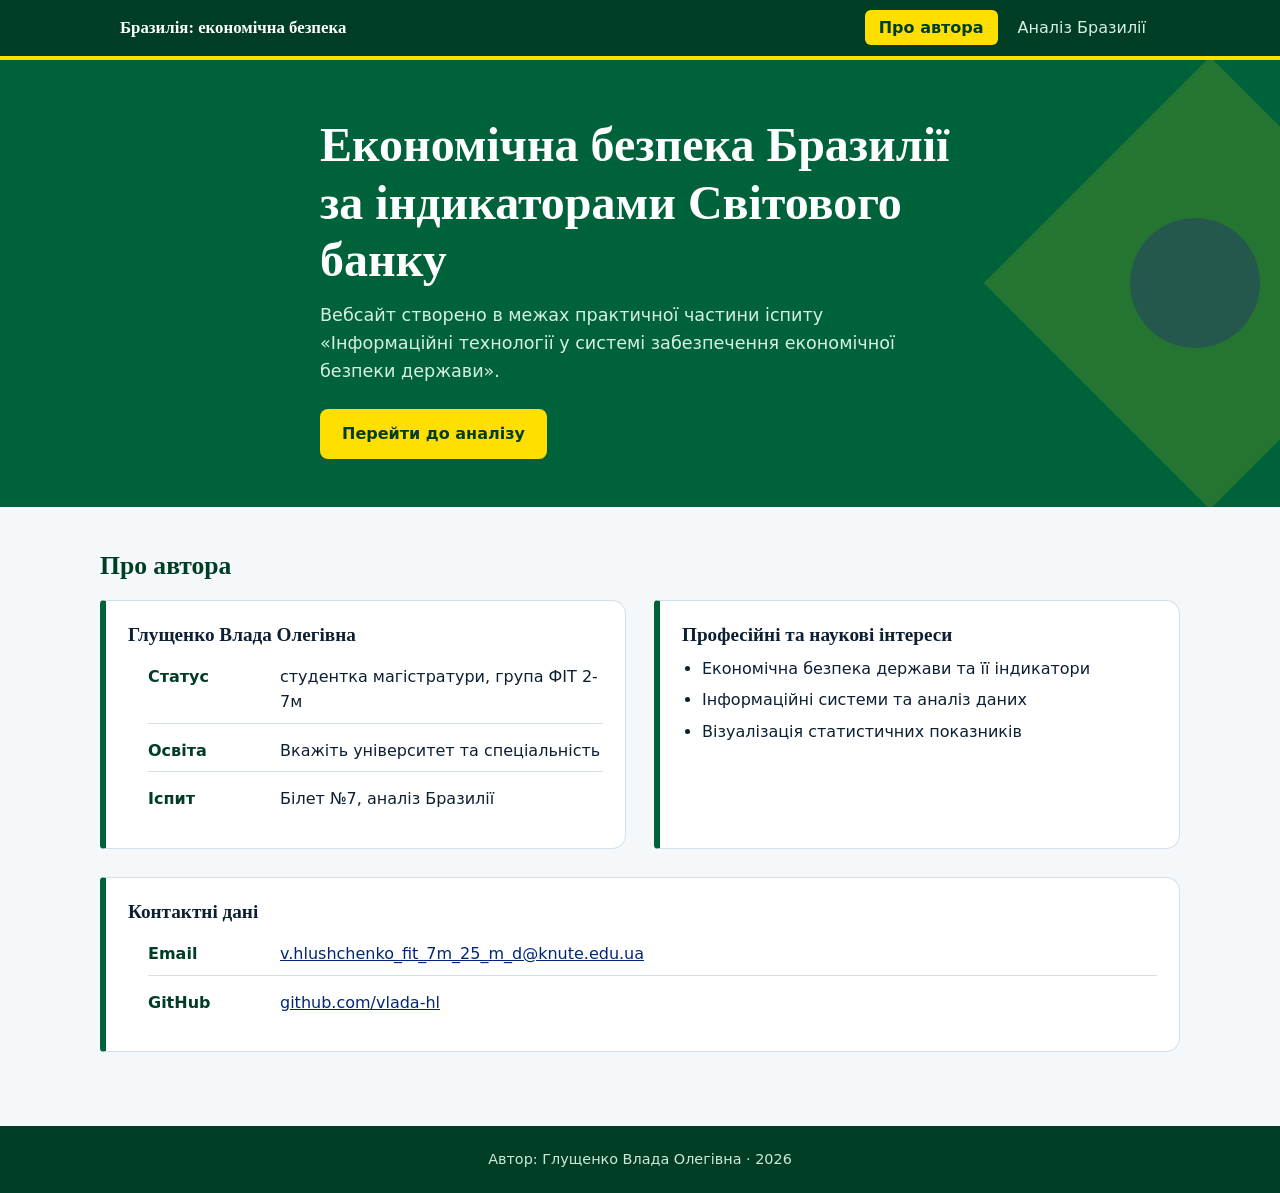
<file: index.html>
<!DOCTYPE html>
<html lang="uk">
<head>
  <meta charset="UTF-8">
  <meta name="viewport" content="width=device-width, initial-scale=1">
  <meta name="description" content="Вебсайт про економічну безпеку Бразилії. Про автора.">
  <title>Економічна безпека Бразилії | Про автора</title>
  <link rel="stylesheet" href="style.css">
</head>
<body>
  <nav class="site-nav">
    <div class="wrap nav-in">
      <a class="brand" href="index.html">Бразилія: економічна безпека</a>
      <button class="nav-toggle" id="navToggle" aria-expanded="false" aria-controls="navLinks">Меню</button>
      <ul class="nav-links" id="navLinks">
        <li><a href="index.html" aria-current="page">Про автора</a></li>
        <li><a href="analysis.html">Аналіз Бразилії</a></li>
      </ul>
    </div>
  </nav>

  <header class="hero">
    <div class="wrap hero-in">
      <h1>Економічна безпека Бразилії за індикаторами Світового банку</h1>
      <p>Вебсайт створено в межах практичної частини іспиту «Інформаційні технології у системі забезпечення економічної безпеки держави».</p>
      <a class="btn" href="analysis.html">Перейти до аналізу</a>
    </div>
  </header>

  <main class="wrap section">
    <h2>Про автора</h2>
    <div class="two-col">
      <section class="panel">
        <h3>Глущенко Влада Олегівна</h3>
        <ul class="facts">
          <li><b>Статус</b> студентка магістратури, група ФІТ 2-7м</li>
          <li><b>Освіта</b> <span>Вкажіть університет та спеціальність</span></li>
          <li><b>Іспит</b> Білет №7, аналіз Бразилії</li>
        </ul>
      </section>
      <section class="panel">
        <h3>Професійні та наукові інтереси</h3>
        <ul>
          <li>Економічна безпека держави та її індикатори</li>
          <li>Інформаційні системи та аналіз даних</li>
          <li>Візуалізація статистичних показників</li>
        </ul>
      </section>
    </div>

    <section class="panel" style="margin-top:28px">
      <h3>Контактні дані</h3>
      <ul class="facts">
        <li><b>Email</b> <a href="mailto:v.hlushchenko_fit_7m_25_m_d@knute.edu.ua">v.hlushchenko_fit_7m_25_m_d@knute.edu.ua</a></li>
        <li><b>GitHub</b> <a href="https://github.com/vlada-hl">github.com/vlada-hl</a></li>
      </ul>
    </section>
  </main>

  <footer class="footer">
    <div class="wrap">Автор: Глущенко Влада Олегівна · <span data-year>2026</span></div>
  </footer>
  <script src="script.js"></script>
</body>
</html>
</file>
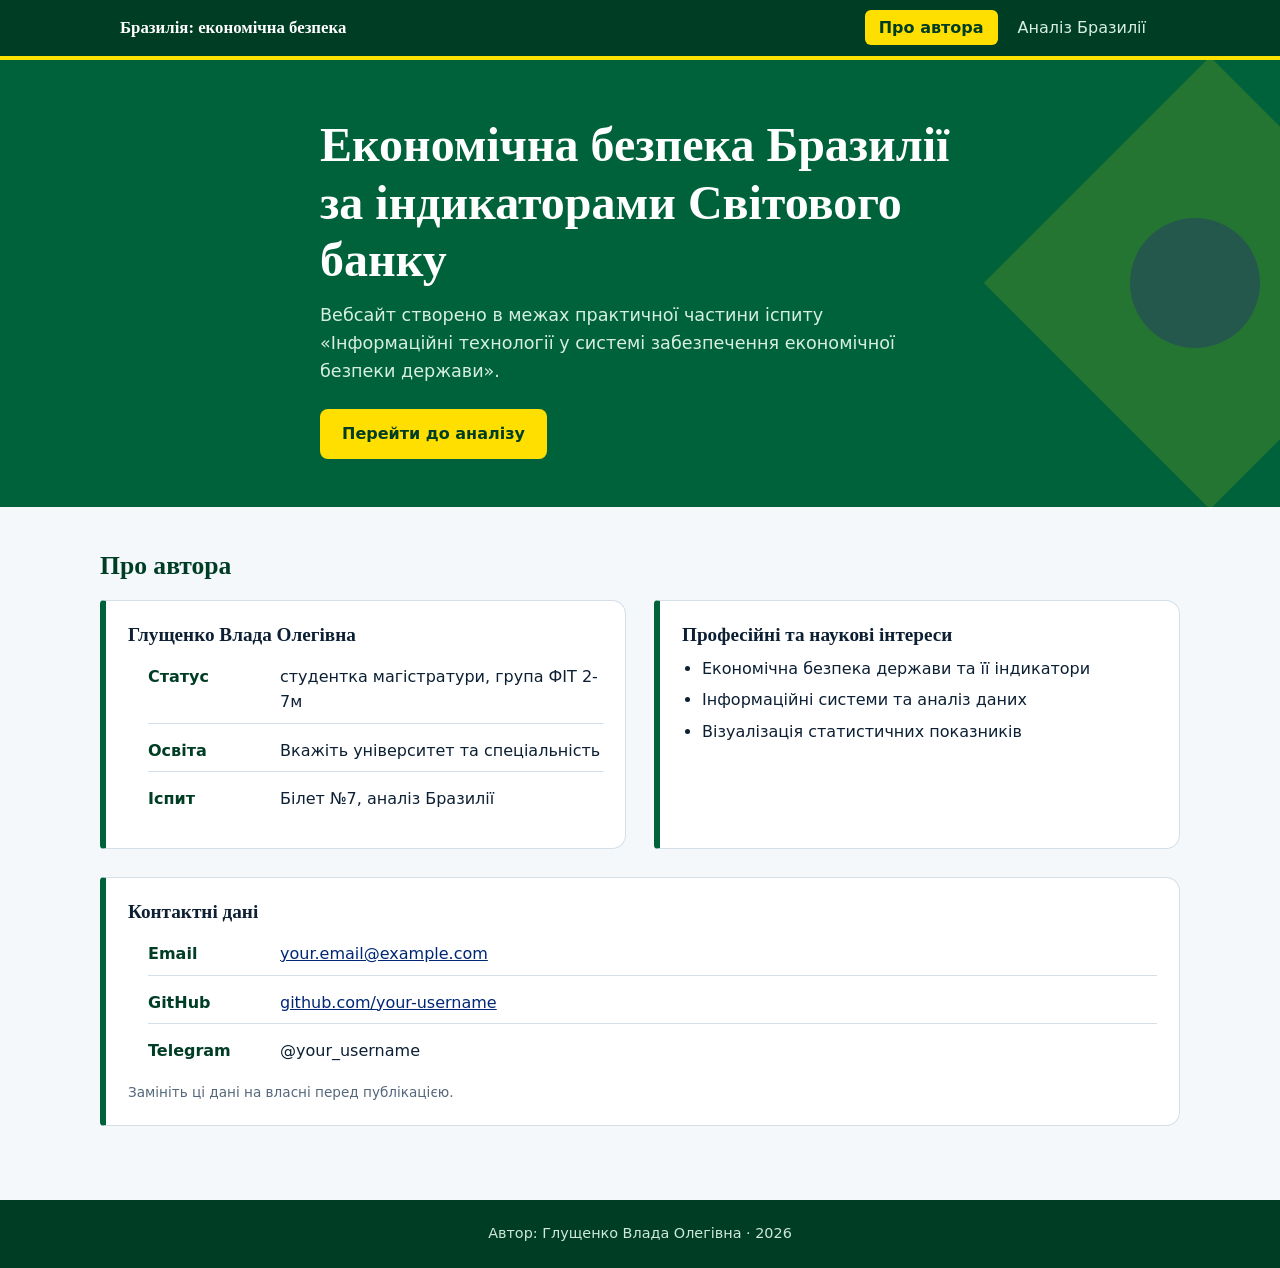
<file: index (2).html>
<!DOCTYPE html>
<html lang="uk">
<head>
  <meta charset="UTF-8">
  <meta name="viewport" content="width=device-width, initial-scale=1">
  <meta name="description" content="Вебсайт про економічну безпеку Бразилії. Про автора.">
  <title>Економічна безпека Бразилії | Про автора</title>
  <link rel="stylesheet" href="style.css">
</head>
<body>
  <nav class="site-nav">
    <div class="wrap nav-in">
      <a class="brand" href="index.html">Бразилія: економічна безпека</a>
      <button class="nav-toggle" id="navToggle" aria-expanded="false" aria-controls="navLinks">Меню</button>
      <ul class="nav-links" id="navLinks">
        <li><a href="index.html" aria-current="page">Про автора</a></li>
        <li><a href="analysis.html">Аналіз Бразилії</a></li>
      </ul>
    </div>
  </nav>

  <header class="hero">
    <div class="wrap hero-in">
      <h1>Економічна безпека Бразилії за індикаторами Світового банку</h1>
      <p>Вебсайт створено в межах практичної частини іспиту «Інформаційні технології у системі забезпечення економічної безпеки держави».</p>
      <a class="btn" href="analysis.html">Перейти до аналізу</a>
    </div>
  </header>

  <main class="wrap section">
    <h2>Про автора</h2>
    <div class="two-col">
      <section class="panel">
        <h3>Глущенко Влада Олегівна</h3>
        <ul class="facts">
          <li><b>Статус</b> студентка магістратури, група ФІТ 2-7м</li>
          <li><b>Освіта</b> <span>Вкажіть університет та спеціальність</span></li>
          <li><b>Іспит</b> Білет №7, аналіз Бразилії</li>
        </ul>
      </section>
      <section class="panel">
        <h3>Професійні та наукові інтереси</h3>
        <ul>
          <li>Економічна безпека держави та її індикатори</li>
          <li>Інформаційні системи та аналіз даних</li>
          <li>Візуалізація статистичних показників</li>
        </ul>
      </section>
    </div>

    <section class="panel" style="margin-top:28px">
      <h3>Контактні дані</h3>
      <ul class="facts">
        <li><b>Email</b> <a href="mailto:your.email@example.com">your.email@example.com</a></li>
        <li><b>GitHub</b> <a href="https://github.com/your-username">github.com/your-username</a></li>
        <li><b>Telegram</b> <span>@your_username</span></li>
      </ul>
      <p class="note">Замініть ці дані на власні перед публікацією.</p>
    </section>
  </main>

  <footer class="footer">
    <div class="wrap">Автор: Глущенко Влада Олегівна · <span data-year>2026</span></div>
  </footer>
  <script src="script.js"></script>
</body>
</html>
</file>
<file: style.css>
:root {
  --paper: #f5f8fb;
  --surface: #ffffff;
  --ink: #0c1f33;
  --muted: #55677a;
  --green: #00623a;
  --green-deep: #003d25;
  --blue: #002776;
  --yellow: #ffdf00;
  --line: #d5dfe8;
  --lv-opt: #15803d;
  --lv-sat: #65a30d;
  --lv-uns: #ca8a04;
  --lv-dan: #ea580c;
  --lv-cri: #dc2626;
  --lv-abs: #7f1d1d;
}
* { box-sizing: border-box; margin: 0; padding: 0; }
html { scroll-behavior: smooth; }
body {
  font-family: "Segoe UI", system-ui, -apple-system, sans-serif;
  background: var(--paper);
  color: var(--ink);
  line-height: 1.6;
}
h1, h2, h3 { font-family: Georgia, "Times New Roman", serif; line-height: 1.2; }
a { color: var(--blue); }
:focus-visible { outline: 3px solid var(--blue); outline-offset: 2px; }
.wrap { width: 100%; max-width: 1080px; margin: 0 auto; padding: 0 20px; }

/* Навігація */
.site-nav { background: var(--green-deep); position: sticky; top: 0; z-index: 20; border-bottom: 4px solid var(--yellow); }
.nav-in { display: flex; align-items: center; justify-content: space-between; min-height: 56px; }
.brand { color: #fff; font-family: Georgia, serif; font-weight: 700; text-decoration: none; font-size: 1.05rem; }
.nav-links { display: flex; gap: 6px; list-style: none; }
.nav-links a { color: #d7efe3; text-decoration: none; padding: 8px 14px; border-radius: 6px; font-weight: 500; }
.nav-links a:hover { background: rgba(255,255,255,.12); }
.nav-links a[aria-current="page"] { background: var(--yellow); color: var(--green-deep); font-weight: 700; }
.nav-toggle { display: none; background: none; border: 1px solid #7fb69b; color: #fff; padding: 6px 12px; border-radius: 6px; font-size: 1rem; cursor: pointer; }
@media (max-width: 640px) {
  .nav-toggle { display: block; }
  .nav-links { display: none; position: absolute; top: 56px; left: 0; right: 0; background: var(--green-deep); flex-direction: column; padding: 8px 20px 14px; }
  .nav-links.open { display: flex; }
}

/* Головна */
.hero { background: var(--green); color: #fff; padding: 56px 0 48px; position: relative; overflow: hidden; }
.hero::after { content: ""; position: absolute; right: -90px; top: 50%; width: 320px; height: 320px; transform: translateY(-50%) rotate(45deg); background: var(--yellow); opacity: .14; }
.hero::before { content: ""; position: absolute; right: 20px; top: 50%; width: 130px; height: 130px; transform: translateY(-50%); border-radius: 50%; background: var(--blue); opacity: .55; }
.hero-in { position: relative; z-index: 1; max-width: 680px; }
.hero h1 { font-size: clamp(2rem, 5vw, 3rem); margin-bottom: 12px; }
.hero p { font-size: 1.1rem; color: #d7efe3; }
.hero .btn { margin-top: 24px; }
.btn { display: inline-block; background: var(--yellow); color: var(--green-deep); font-weight: 700; padding: 12px 22px; border-radius: 8px; text-decoration: none; border: 0; cursor: pointer; font-size: 1rem; }
.btn:hover { background: #ffe94d; }
.btn.ghost { background: transparent; border: 2px solid var(--blue); color: var(--blue); }
.btn.ghost:hover { background: var(--blue); color: #fff; }

.section { padding: 44px 0; }
.section h2 { font-size: 1.6rem; margin-bottom: 18px; color: var(--green-deep); }
.two-col { display: grid; grid-template-columns: 1fr 1fr; gap: 28px; }
@media (max-width: 760px) { .two-col { grid-template-columns: 1fr; } }
.panel { background: var(--surface); border: 1px solid var(--line); border-left: 6px solid var(--green); border-radius: 4px 14px 14px 4px; padding: 22px; }
.panel h3 { margin-bottom: 10px; font-size: 1.2rem; }
.panel ul { padding-left: 20px; }
.panel li { margin-bottom: 6px; }
.facts { list-style: none; padding: 0; }
.facts li { display: flex; gap: 12px; padding: 8px 0; border-bottom: 1px solid var(--line); }
.facts li:last-child { border: 0; }
.facts b { min-width: 120px; color: var(--green-deep); }

/* Аналітична: шкала-смуга */
.page-head { background: var(--green-deep); color: #fff; padding: 40px 0 30px; }
.page-head h1 { font-size: clamp(1.7rem, 4vw, 2.4rem); margin-bottom: 8px; }
.page-head p { color: #cfe8da; max-width: 700px; }
.spectrum { display: flex; gap: 3px; margin-top: 24px; height: 46px; }
.spectrum span { flex: 1; border-radius: 4px; display: flex; align-items: flex-end; justify-content: center; padding-bottom: 4px; font-size: .7rem; color: #fff; font-weight: 600; }
.spectrum-legend { margin-top: 8px; font-size: .82rem; color: #cfe8da; }

.lv-opt { background: var(--lv-opt); } .lv-sat { background: var(--lv-sat); }
.lv-uns { background: var(--lv-uns); } .lv-dan { background: var(--lv-dan); }
.lv-cri { background: var(--lv-cri); } .lv-abs { background: var(--lv-abs); }

.kpis { display: grid; grid-template-columns: repeat(auto-fit, minmax(150px, 1fr)); gap: 14px; margin-bottom: 8px; }
.kpi { background: var(--surface); border: 1px solid var(--line); border-radius: 10px; padding: 16px; border-top: 5px solid var(--green); }
.kpi strong { display: block; font-family: Georgia, serif; font-size: 1.9rem; }
.kpi span { font-size: .85rem; color: var(--muted); }
.kpi.bad { border-top-color: var(--lv-abs); }
.kpi.warn { border-top-color: var(--lv-dan); }

.filters { display: flex; flex-wrap: wrap; gap: 8px; margin-bottom: 14px; }
.filters button { background: var(--surface); border: 1px solid var(--line); border-radius: 20px; padding: 6px 14px; cursor: pointer; font-size: .9rem; color: var(--ink); }
.filters button[aria-pressed="true"] { background: var(--blue); border-color: var(--blue); color: #fff; }
.table-scroll { overflow-x: auto; border: 1px solid var(--line); border-radius: 10px; background: var(--surface); }
table { width: 100%; border-collapse: collapse; font-size: .93rem; min-width: 720px; }
th, td { padding: 11px 14px; text-align: left; border-bottom: 1px solid var(--line); }
thead th { background: #e9f0f6; color: var(--blue); }
tbody tr:last-child td { border-bottom: 0; }
.tag { display: inline-block; color: #fff; padding: 2px 10px; border-radius: 12px; font-size: .8rem; font-weight: 600; white-space: nowrap; }

.charts { display: grid; grid-template-columns: repeat(auto-fit, minmax(300px, 1fr)); gap: 18px; }
.chart-card { background: var(--surface); border: 1px solid var(--line); border-radius: 12px; padding: 18px; }
.chart-card h3 { font-size: 1.05rem; margin-bottom: 4px; }
.chart-card p { font-size: .85rem; color: var(--muted); margin-bottom: 10px; }
.chart-box { position: relative; height: 260px; }

.trend-grid { display: grid; grid-template-columns: 1fr 1fr; gap: 18px; }
@media (max-width: 760px) { .trend-grid { grid-template-columns: 1fr; } }
.trend { background: var(--surface); border-radius: 12px; padding: 20px; border: 1px solid var(--line); }
.trend.safe { border-top: 6px solid var(--lv-opt); }
.trend.risk { border-top: 6px solid var(--lv-abs); }
.trend h3 { margin-bottom: 10px; }
.trend li { margin: 0 0 8px 18px; }

.threats details { background: var(--surface); border: 1px solid var(--line); border-radius: 10px; margin-bottom: 10px; }
.threats summary { cursor: pointer; padding: 14px 18px; font-weight: 600; }
.threats details[open] summary { border-bottom: 1px solid var(--line); color: var(--blue); }
.threats details p { padding: 14px 18px; }

.conclusion { background: var(--blue); color: #fff; border-radius: 14px; padding: 28px; }
.conclusion h2 { color: #fff; }
.conclusion p { margin-bottom: 12px; color: #e3ebff; }
.note { font-size: .85rem; color: var(--muted); margin-top: 10px; }

.footer { background: var(--green-deep); color: #cfe8da; text-align: center; padding: 22px 0; margin-top: 30px; font-size: .9rem; }
@media (prefers-reduced-motion: reduce) { html { scroll-behavior: auto; } }
@media print { .site-nav, .filters { display: none; } }
</file>
